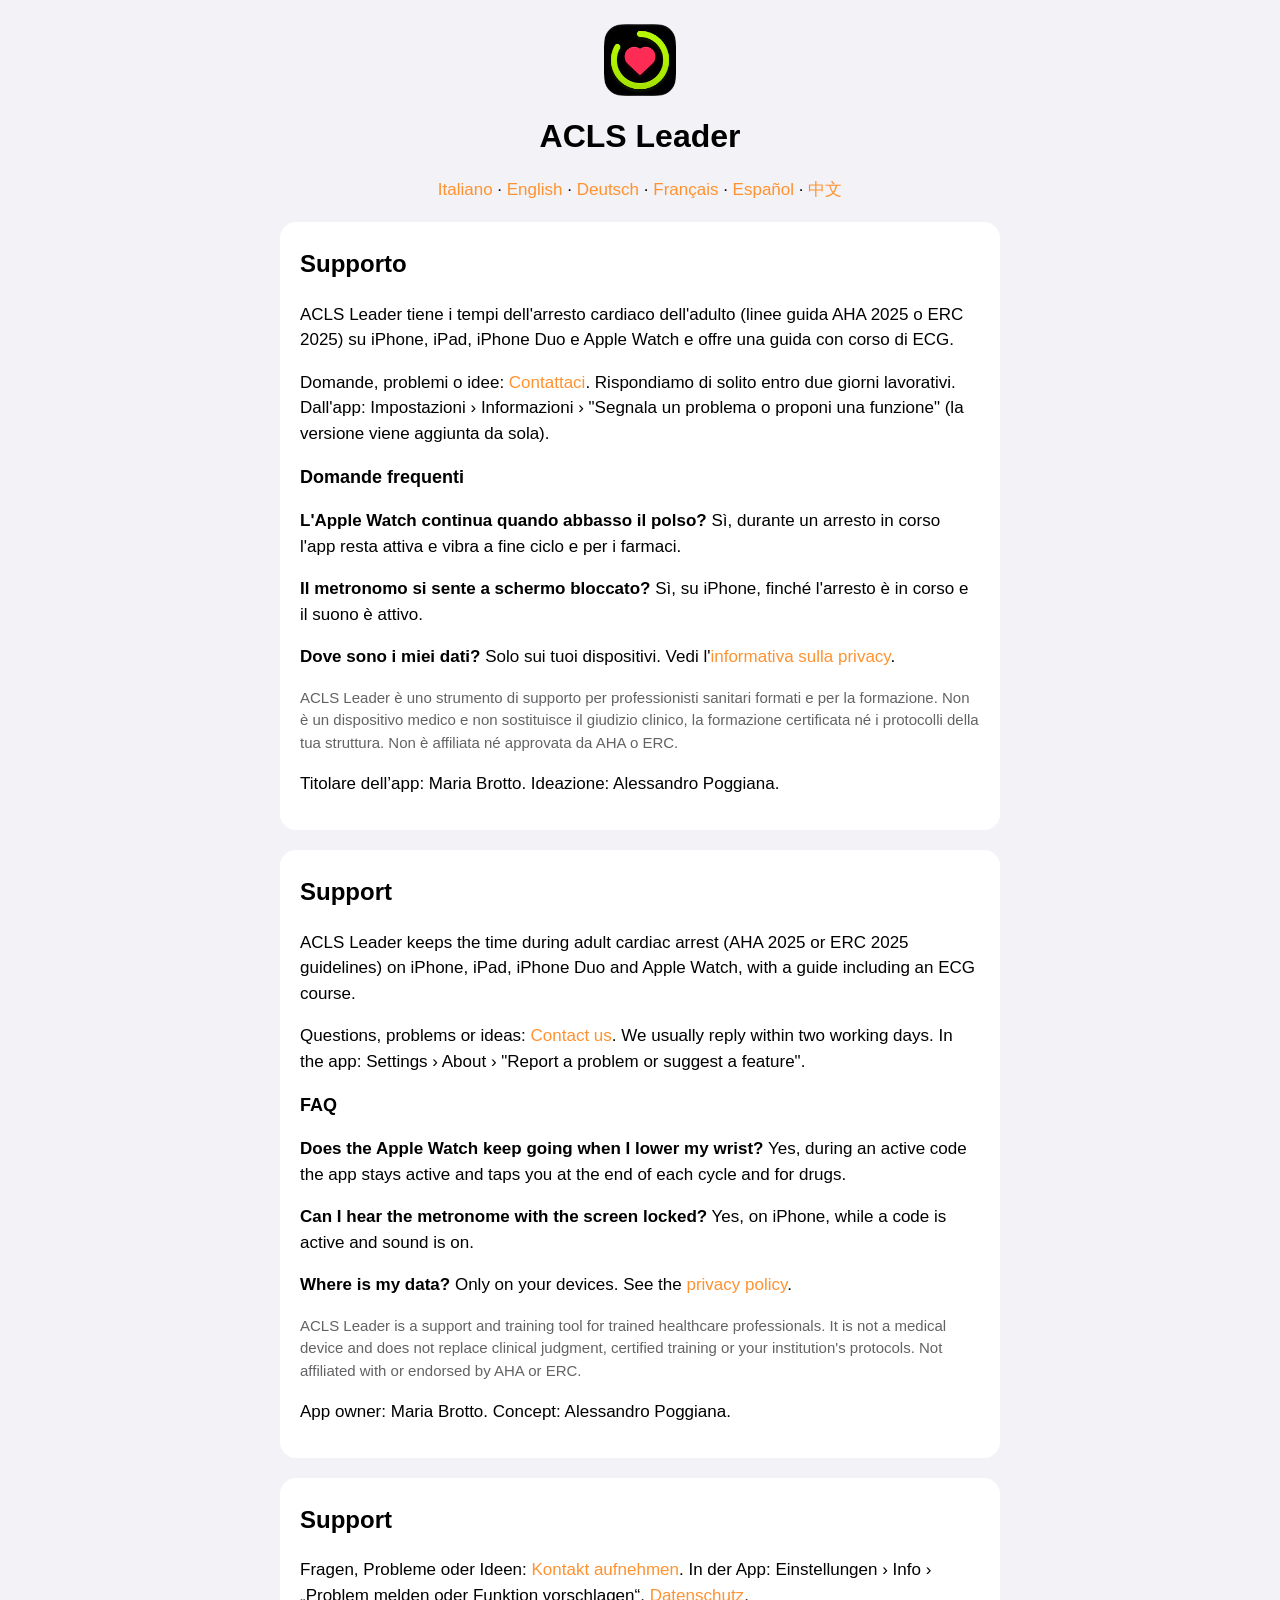
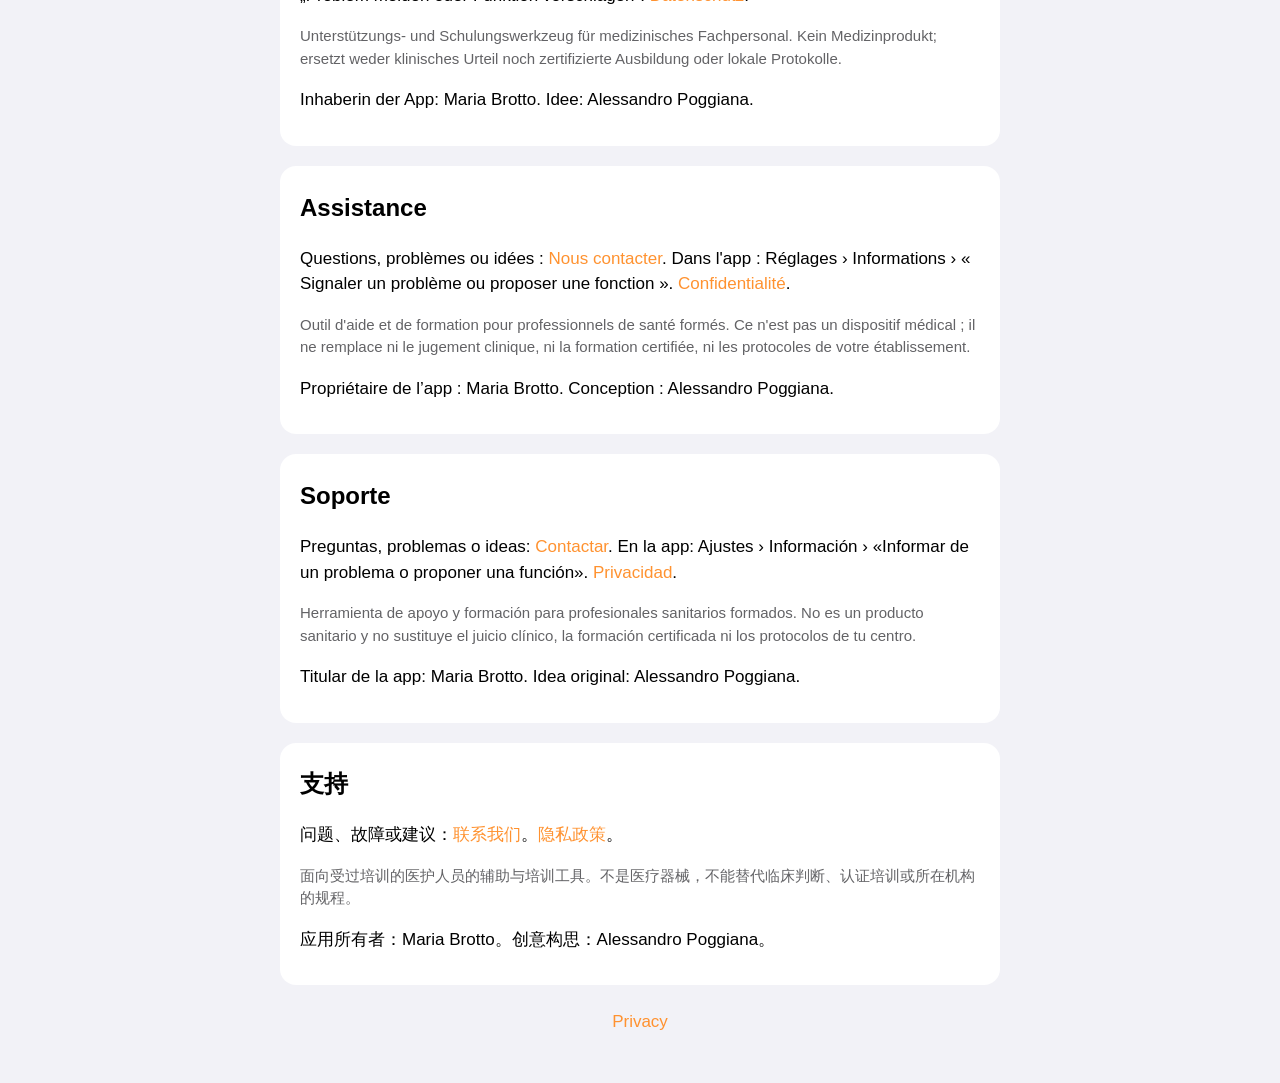
<file: index.html>
<!doctype html><html lang="it"><head><meta charset="utf-8"><meta name="viewport" content="width=device-width,initial-scale=1"><title>ACLS Leader</title><meta http-equiv="refresh" content="0; url=support.html"></head><body><a href="support.html">ACLS Leader – Supporto</a></body></html>
</file>
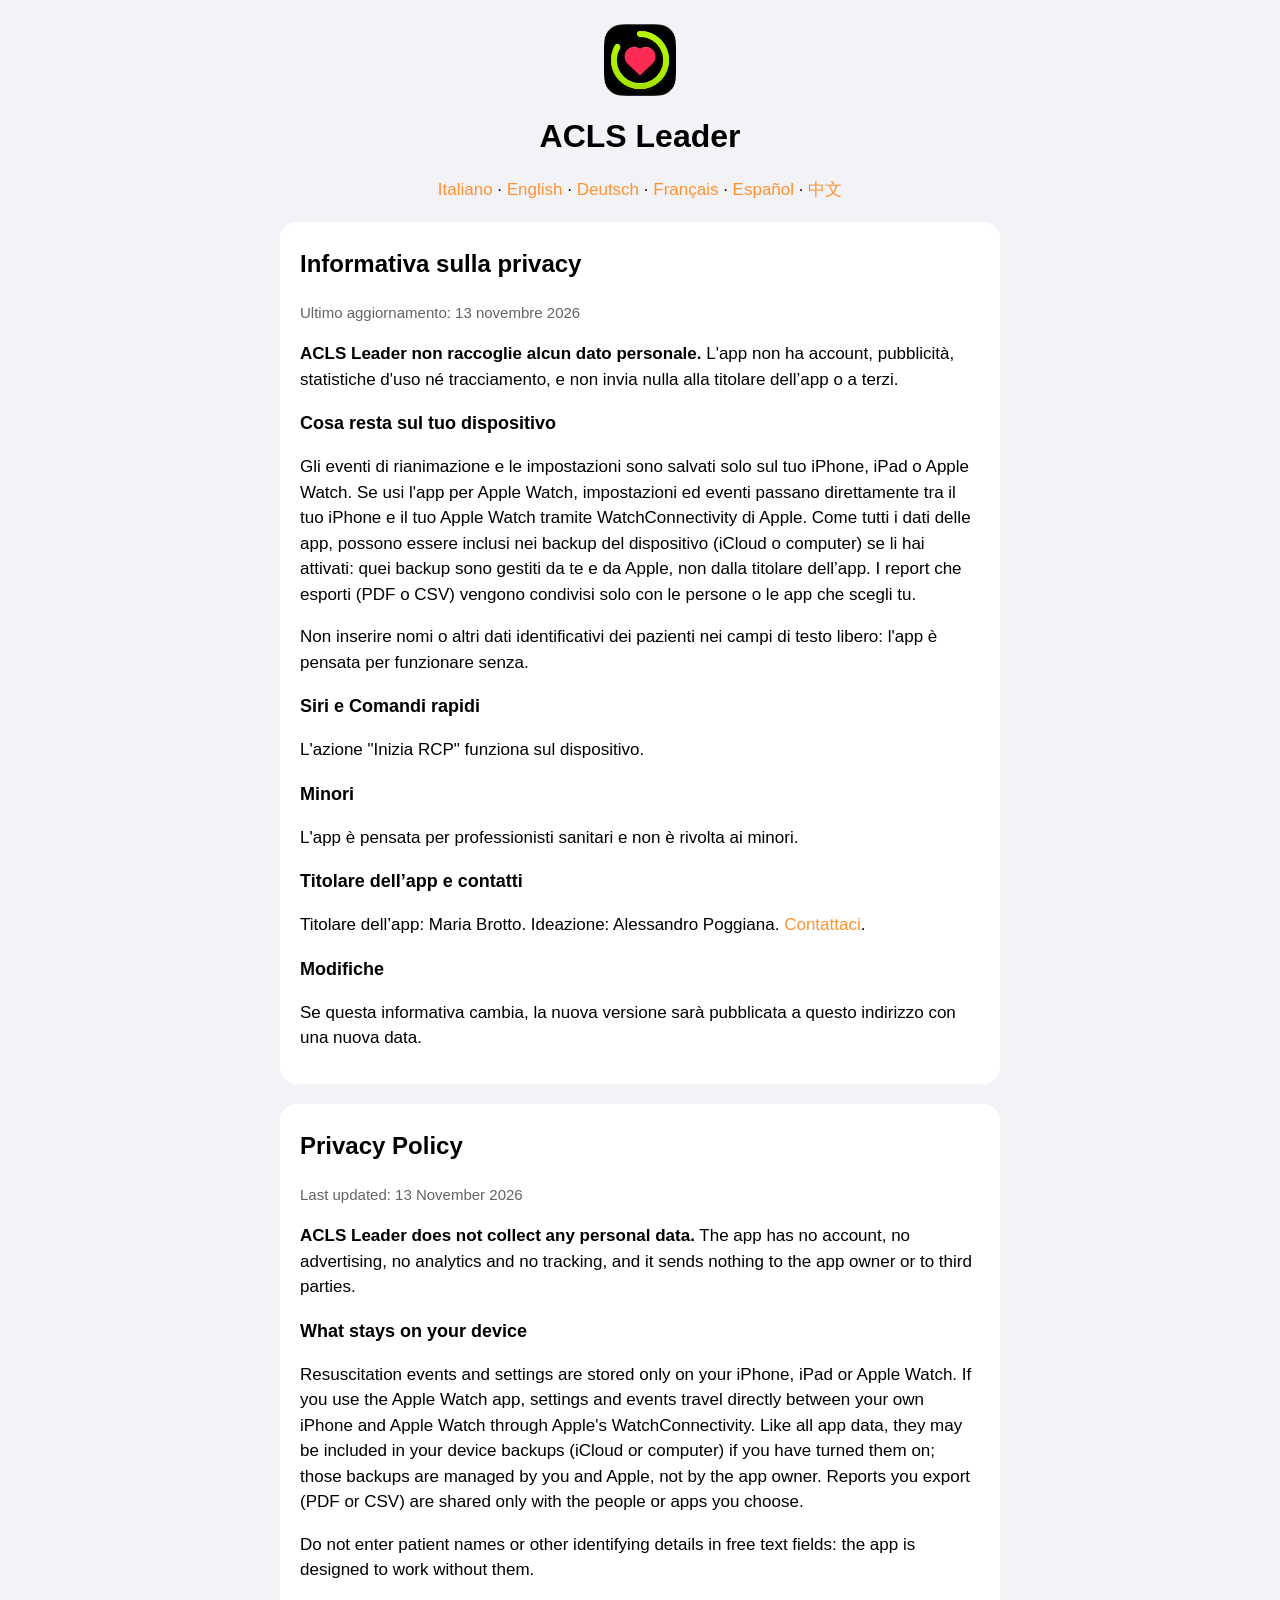
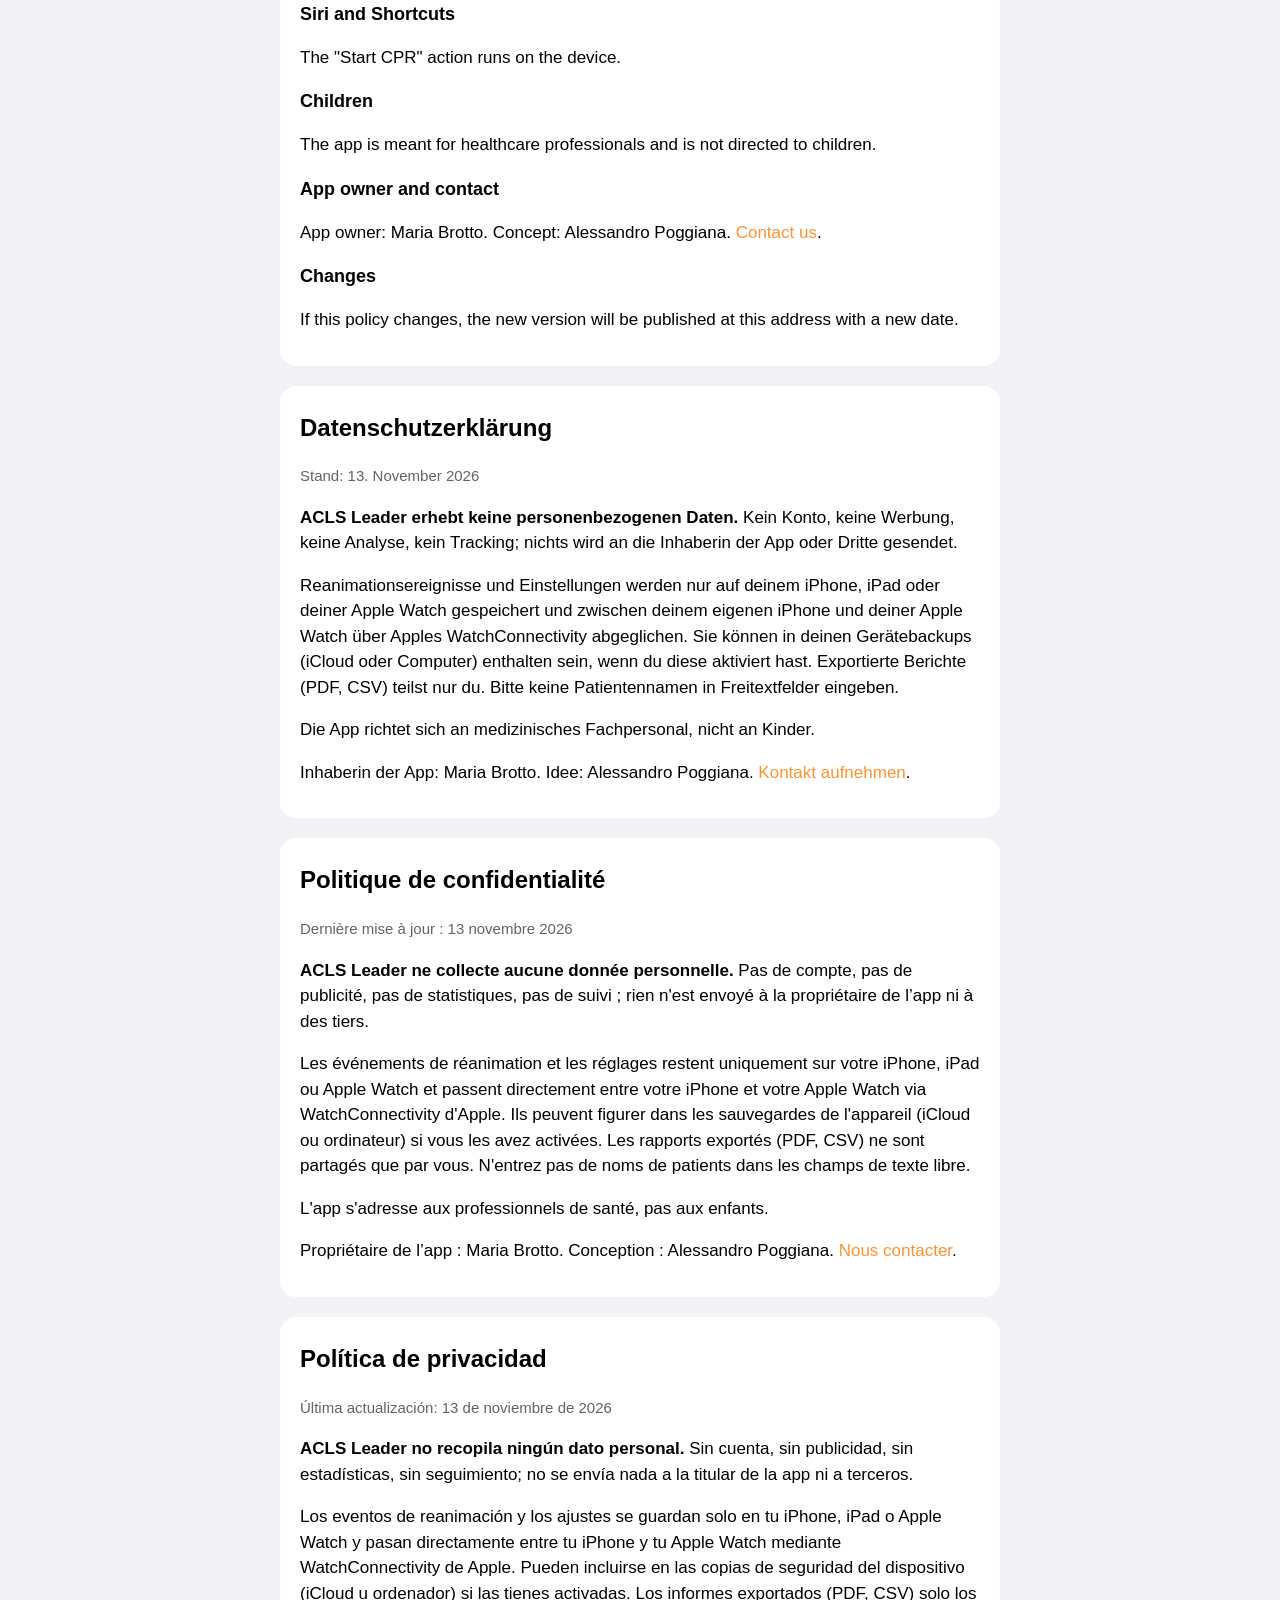
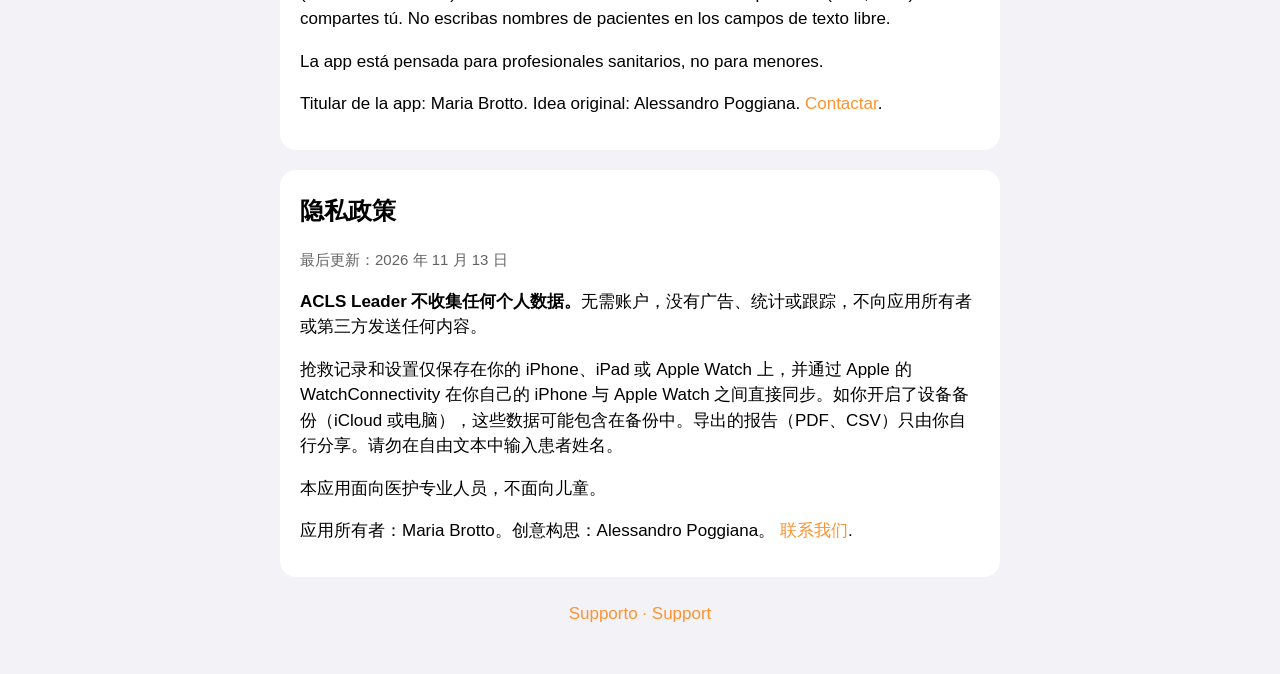
<file: privacy.html>
<!doctype html>
<html lang="it">
<head>
<meta charset="utf-8">
<meta name="viewport" content="width=device-width, initial-scale=1">
<title>ACLS Leader – Privacy</title>
<link rel="stylesheet" href="style.css">
</head>
<body>
<header>
  <img src="icon.png" alt="" width="72" height="72">
  <h1>ACLS Leader</h1>
  <p class="langs"><a href="#it">Italiano</a> · <a href="#en">English</a> · <a href="#de">Deutsch</a> · <a href="#fr">Français</a> · <a href="#es">Español</a> · <a href="#zh">中文</a></p>
</header>

<section id="it" lang="it">
<h2>Informativa sulla privacy</h2>
<p class="date">Ultimo aggiornamento: 13 novembre 2026</p>
<p><strong>ACLS Leader non raccoglie alcun dato personale.</strong> L'app non ha account, pubblicità, statistiche d'uso né tracciamento, e non invia nulla alla titolare dell’app o a terzi.</p>
<h3>Cosa resta sul tuo dispositivo</h3>
<p>Gli eventi di rianimazione e le impostazioni sono salvati solo sul tuo iPhone, iPad o Apple Watch. Se usi l'app per Apple Watch, impostazioni ed eventi passano direttamente tra il tuo iPhone e il tuo Apple Watch tramite WatchConnectivity di Apple. Come tutti i dati delle app, possono essere inclusi nei backup del dispositivo (iCloud o computer) se li hai attivati: quei backup sono gestiti da te e da Apple, non dalla titolare dell’app. I report che esporti (PDF o CSV) vengono condivisi solo con le persone o le app che scegli tu.</p>
<p>Non inserire nomi o altri dati identificativi dei pazienti nei campi di testo libero: l'app è pensata per funzionare senza.</p>
<h3>Siri e Comandi rapidi</h3>
<p>L'azione "Inizia RCP" funziona sul dispositivo.</p>
<h3>Minori</h3>
<p>L'app è pensata per professionisti sanitari e non è rivolta ai minori.</p>
<h3>Titolare dell’app e contatti</h3>
<p>Titolare dell’app: Maria Brotto. Ideazione: Alessandro Poggiana. <a href="mailto:gattoniegattini@gmail.com?subject=ACLS%20Leader">Contattaci</a>.</p>
<h3>Modifiche</h3>
<p>Se questa informativa cambia, la nuova versione sarà pubblicata a questo indirizzo con una nuova data.</p>
</section>

<section id="en" lang="en">
<h2>Privacy Policy</h2>
<p class="date">Last updated: 13 November 2026</p>
<p><strong>ACLS Leader does not collect any personal data.</strong> The app has no account, no advertising, no analytics and no tracking, and it sends nothing to the app owner or to third parties.</p>
<h3>What stays on your device</h3>
<p>Resuscitation events and settings are stored only on your iPhone, iPad or Apple Watch. If you use the Apple Watch app, settings and events travel directly between your own iPhone and Apple Watch through Apple's WatchConnectivity. Like all app data, they may be included in your device backups (iCloud or computer) if you have turned them on; those backups are managed by you and Apple, not by the app owner. Reports you export (PDF or CSV) are shared only with the people or apps you choose.</p>
<p>Do not enter patient names or other identifying details in free text fields: the app is designed to work without them.</p>
<h3>Siri and Shortcuts</h3>
<p>The "Start CPR" action runs on the device.</p>
<h3>Children</h3>
<p>The app is meant for healthcare professionals and is not directed to children.</p>
<h3>App owner and contact</h3>
<p>App owner: Maria Brotto. Concept: Alessandro Poggiana. <a href="mailto:gattoniegattini@gmail.com?subject=ACLS%20Leader">Contact us</a>.</p>
<h3>Changes</h3>
<p>If this policy changes, the new version will be published at this address with a new date.</p>
</section>

<section id="de" lang="de">
<h2>Datenschutzerklärung</h2>
<p class="date">Stand: 13. November 2026</p>
<p><strong>ACLS Leader erhebt keine personenbezogenen Daten.</strong> Kein Konto, keine Werbung, keine Analyse, kein Tracking; nichts wird an die Inhaberin der App oder Dritte gesendet.</p>
<p>Reanimationsereignisse und Einstellungen werden nur auf deinem iPhone, iPad oder deiner Apple Watch gespeichert und zwischen deinem eigenen iPhone und deiner Apple Watch über Apples WatchConnectivity abgeglichen. Sie können in deinen Gerätebackups (iCloud oder Computer) enthalten sein, wenn du diese aktiviert hast. Exportierte Berichte (PDF, CSV) teilst nur du. Bitte keine Patientennamen in Freitextfelder eingeben.</p>
<p>Die App richtet sich an medizinisches Fachpersonal, nicht an Kinder.</p>
<p>Inhaberin der App: Maria Brotto. Idee: Alessandro Poggiana. <a href="mailto:gattoniegattini@gmail.com?subject=ACLS%20Leader">Kontakt aufnehmen</a>.</p>
</section>

<section id="fr" lang="fr">
<h2>Politique de confidentialité</h2>
<p class="date">Dernière mise à jour : 13 novembre 2026</p>
<p><strong>ACLS Leader ne collecte aucune donnée personnelle.</strong> Pas de compte, pas de publicité, pas de statistiques, pas de suivi ; rien n'est envoyé à la propriétaire de l’app ni à des tiers.</p>
<p>Les événements de réanimation et les réglages restent uniquement sur votre iPhone, iPad ou Apple Watch et passent directement entre votre iPhone et votre Apple Watch via WatchConnectivity d'Apple. Ils peuvent figurer dans les sauvegardes de l'appareil (iCloud ou ordinateur) si vous les avez activées. Les rapports exportés (PDF, CSV) ne sont partagés que par vous. N'entrez pas de noms de patients dans les champs de texte libre.</p>
<p>L'app s'adresse aux professionnels de santé, pas aux enfants.</p>
<p>Propriétaire de l’app : Maria Brotto. Conception : Alessandro Poggiana. <a href="mailto:gattoniegattini@gmail.com?subject=ACLS%20Leader">Nous contacter</a>.</p>
</section>

<section id="es" lang="es">
<h2>Política de privacidad</h2>
<p class="date">Última actualización: 13 de noviembre de 2026</p>
<p><strong>ACLS Leader no recopila ningún dato personal.</strong> Sin cuenta, sin publicidad, sin estadísticas, sin seguimiento; no se envía nada a la titular de la app ni a terceros.</p>
<p>Los eventos de reanimación y los ajustes se guardan solo en tu iPhone, iPad o Apple Watch y pasan directamente entre tu iPhone y tu Apple Watch mediante WatchConnectivity de Apple. Pueden incluirse en las copias de seguridad del dispositivo (iCloud u ordenador) si las tienes activadas. Los informes exportados (PDF, CSV) solo los compartes tú. No escribas nombres de pacientes en los campos de texto libre.</p>
<p>La app está pensada para profesionales sanitarios, no para menores.</p>
<p>Titular de la app: Maria Brotto. Idea original: Alessandro Poggiana. <a href="mailto:gattoniegattini@gmail.com?subject=ACLS%20Leader">Contactar</a>.</p>
</section>

<section id="zh" lang="zh-Hans">
<h2>隐私政策</h2>
<p class="date">最后更新：2026 年 11 月 13 日</p>
<p><strong>ACLS Leader 不收集任何个人数据。</strong>无需账户，没有广告、统计或跟踪，不向应用所有者或第三方发送任何内容。</p>
<p>抢救记录和设置仅保存在你的 iPhone、iPad 或 Apple Watch 上，并通过 Apple 的 WatchConnectivity 在你自己的 iPhone 与 Apple Watch 之间直接同步。如你开启了设备备份（iCloud 或电脑），这些数据可能包含在备份中。导出的报告（PDF、CSV）只由你自行分享。请勿在自由文本中输入患者姓名。</p>
<p>本应用面向医护专业人员，不面向儿童。</p>
<p>应用所有者：Maria Brotto。创意构思：Alessandro Poggiana。 <a href="mailto:gattoniegattini@gmail.com?subject=ACLS%20Leader">联系我们</a>.</p>
</section>

<footer><a href="support.html">Supporto · Support</a></footer>
</body>
</html>
</file>
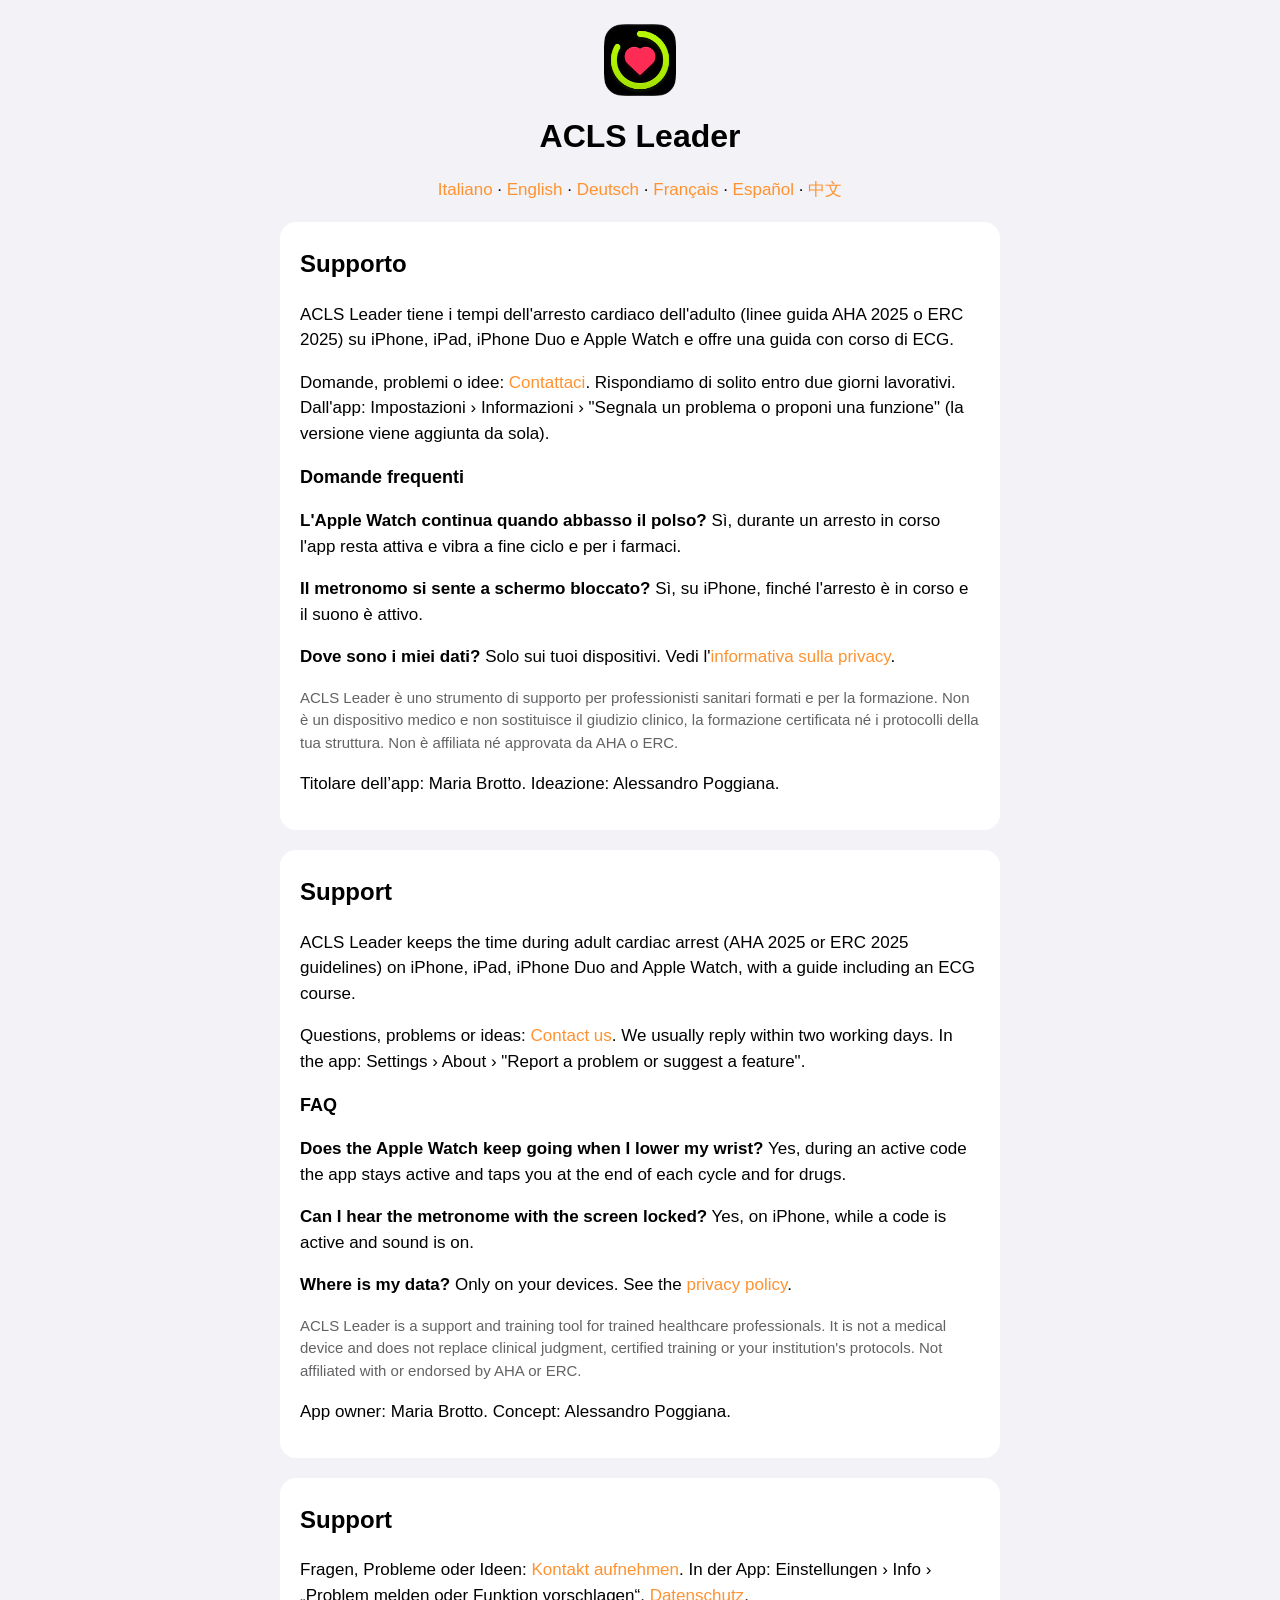
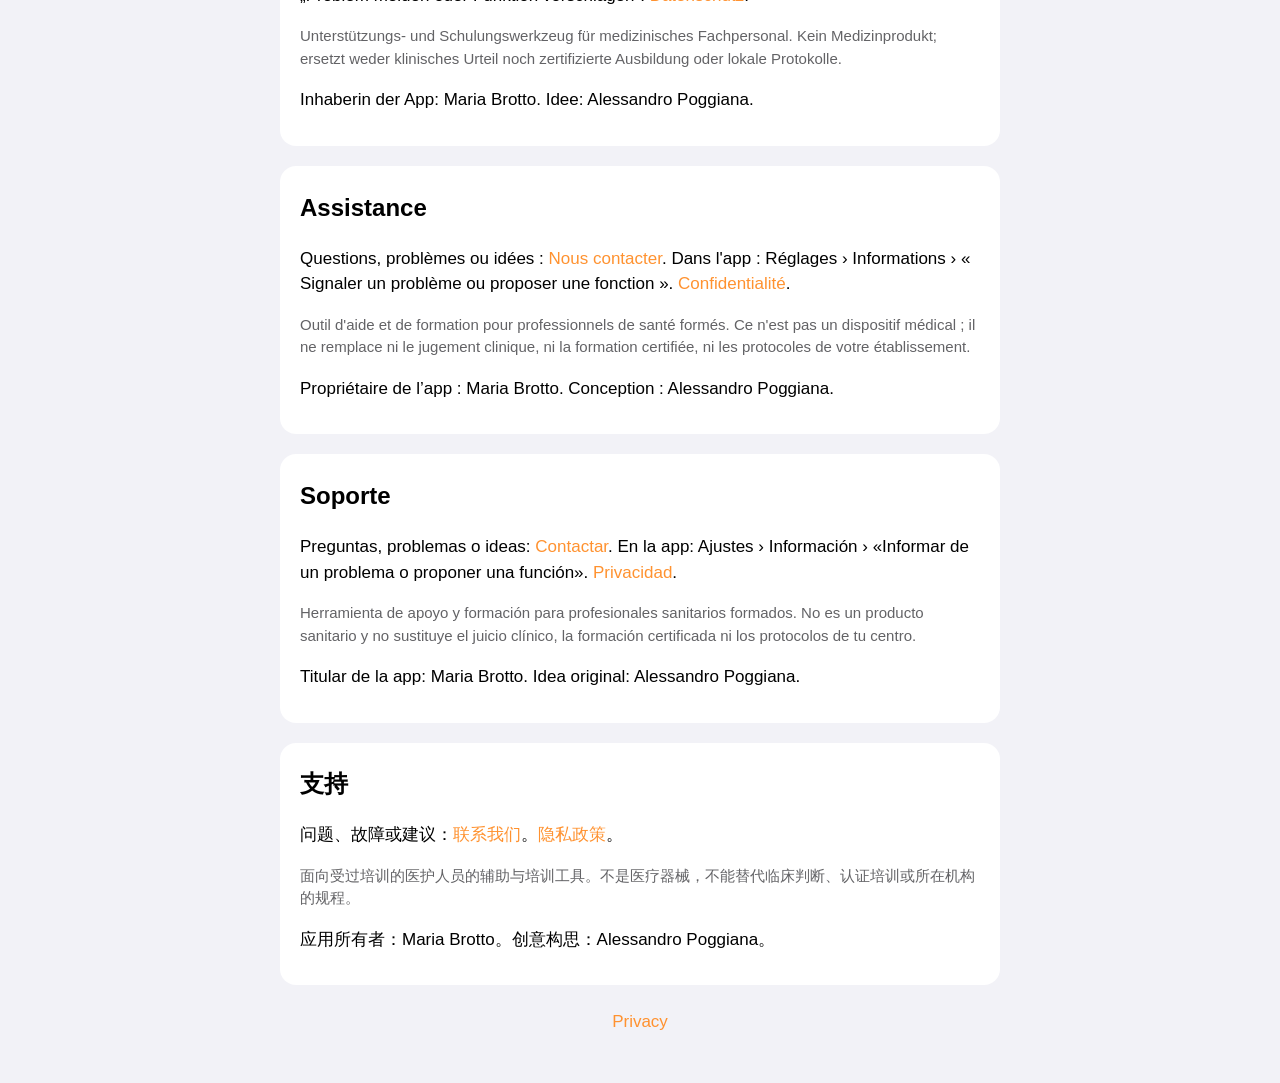
<file: support.html>
<!doctype html>
<html lang="it">
<head>
<meta charset="utf-8">
<meta name="viewport" content="width=device-width, initial-scale=1">
<title>ACLS Leader – Supporto</title>
<link rel="stylesheet" href="style.css">
</head>
<body>
<header>
  <img src="icon.png" alt="" width="72" height="72">
  <h1>ACLS Leader</h1>
  <p class="langs"><a href="#it">Italiano</a> · <a href="#en">English</a> · <a href="#de">Deutsch</a> · <a href="#fr">Français</a> · <a href="#es">Español</a> · <a href="#zh">中文</a></p>
</header>

<section id="it" lang="it">
<h2>Supporto</h2>
<p>ACLS Leader tiene i tempi dell'arresto cardiaco dell'adulto (linee guida AHA 2025 o ERC 2025) su iPhone, iPad, iPhone Duo e Apple Watch e offre una guida con corso di ECG.</p>
<p>Domande, problemi o idee: <a href="mailto:gattoniegattini@gmail.com?subject=ACLS%20Leader">Contattaci</a>. Rispondiamo di solito entro due giorni lavorativi. Dall'app: Impostazioni › Informazioni › "Segnala un problema o proponi una funzione" (la versione viene aggiunta da sola).</p>
<h3>Domande frequenti</h3>
<p><strong>L'Apple Watch continua quando abbasso il polso?</strong> Sì, durante un arresto in corso l'app resta attiva e vibra a fine ciclo e per i farmaci.</p>
<p><strong>Il metronomo si sente a schermo bloccato?</strong> Sì, su iPhone, finché l'arresto è in corso e il suono è attivo.</p>
<p><strong>Dove sono i miei dati?</strong> Solo sui tuoi dispositivi. Vedi l'<a href="privacy.html#it">informativa sulla privacy</a>.</p>
<p class="note">ACLS Leader è uno strumento di supporto per professionisti sanitari formati e per la formazione. Non è un dispositivo medico e non sostituisce il giudizio clinico, la formazione certificata né i protocolli della tua struttura. Non è affiliata né approvata da AHA o ERC.</p>
<p>Titolare dell’app: Maria Brotto. Ideazione: Alessandro Poggiana.</p>
</section>

<section id="en" lang="en">
<h2>Support</h2>
<p>ACLS Leader keeps the time during adult cardiac arrest (AHA 2025 or ERC 2025 guidelines) on iPhone, iPad, iPhone Duo and Apple Watch, with a guide including an ECG course.</p>
<p>Questions, problems or ideas: <a href="mailto:gattoniegattini@gmail.com?subject=ACLS%20Leader">Contact us</a>. We usually reply within two working days. In the app: Settings › About › "Report a problem or suggest a feature".</p>
<h3>FAQ</h3>
<p><strong>Does the Apple Watch keep going when I lower my wrist?</strong> Yes, during an active code the app stays active and taps you at the end of each cycle and for drugs.</p>
<p><strong>Can I hear the metronome with the screen locked?</strong> Yes, on iPhone, while a code is active and sound is on.</p>
<p><strong>Where is my data?</strong> Only on your devices. See the <a href="privacy.html#en">privacy policy</a>.</p>
<p class="note">ACLS Leader is a support and training tool for trained healthcare professionals. It is not a medical device and does not replace clinical judgment, certified training or your institution's protocols. Not affiliated with or endorsed by AHA or ERC.</p>
<p>App owner: Maria Brotto. Concept: Alessandro Poggiana.</p>
</section>

<section id="de" lang="de">
<h2>Support</h2>
<p>Fragen, Probleme oder Ideen: <a href="mailto:gattoniegattini@gmail.com?subject=ACLS%20Leader">Kontakt aufnehmen</a>. In der App: Einstellungen › Info › „Problem melden oder Funktion vorschlagen“. <a href="privacy.html#de">Datenschutz</a>.</p>
<p class="note">Unterstützungs- und Schulungswerkzeug für medizinisches Fachpersonal. Kein Medizinprodukt; ersetzt weder klinisches Urteil noch zertifizierte Ausbildung oder lokale Protokolle.</p>
<p>Inhaberin der App: Maria Brotto. Idee: Alessandro Poggiana.</p>
</section>

<section id="fr" lang="fr">
<h2>Assistance</h2>
<p>Questions, problèmes ou idées : <a href="mailto:gattoniegattini@gmail.com?subject=ACLS%20Leader">Nous contacter</a>. Dans l'app : Réglages › Informations › « Signaler un problème ou proposer une fonction ». <a href="privacy.html#fr">Confidentialité</a>.</p>
<p class="note">Outil d'aide et de formation pour professionnels de santé formés. Ce n'est pas un dispositif médical ; il ne remplace ni le jugement clinique, ni la formation certifiée, ni les protocoles de votre établissement.</p>
<p>Propriétaire de l’app : Maria Brotto. Conception : Alessandro Poggiana.</p>
</section>

<section id="es" lang="es">
<h2>Soporte</h2>
<p>Preguntas, problemas o ideas: <a href="mailto:gattoniegattini@gmail.com?subject=ACLS%20Leader">Contactar</a>. En la app: Ajustes › Información › «Informar de un problema o proponer una función». <a href="privacy.html#es">Privacidad</a>.</p>
<p class="note">Herramienta de apoyo y formación para profesionales sanitarios formados. No es un producto sanitario y no sustituye el juicio clínico, la formación certificada ni los protocolos de tu centro.</p>
<p>Titular de la app: Maria Brotto. Idea original: Alessandro Poggiana.</p>
</section>

<section id="zh" lang="zh-Hans">
<h2>支持</h2>
<p>问题、故障或建议：<a href="mailto:gattoniegattini@gmail.com?subject=ACLS%20Leader">联系我们</a>。<a href="privacy.html#zh">隐私政策</a>。</p>
<p class="note">面向受过培训的医护人员的辅助与培训工具。不是医疗器械，不能替代临床判断、认证培训或所在机构的规程。</p>
<p>应用所有者：Maria Brotto。创意构思：Alessandro Poggiana。</p>
</section>

<footer><a href="privacy.html">Privacy</a></footer>
</body>
</html>
</file>
<file: style.css>
:root { color-scheme: light dark; --bg: #f2f2f7; --card: #fff; --ink: #000; --grey: #636366; --accent: #ff9230; }
@media (prefers-color-scheme: dark) { :root { --bg: #000; --card: #1c1c1e; --ink: #fff; --grey: #98989f; } }
body { margin: 0; padding: 24px 16px 48px; background: var(--bg); color: var(--ink);
       font: 17px/1.5 -apple-system, BlinkMacSystemFont, "Helvetica Neue", sans-serif; }
header, section, footer { max-width: 680px; margin: 0 auto; }
header { text-align: center; }
header img { border-radius: 16px; }
h1 { margin: 8px 0 4px; font-size: 32px; }
.langs a, footer a, section a { color: var(--accent); text-decoration: none; }
section { background: var(--card); border-radius: 16px; padding: 4px 20px 16px; margin-top: 20px; }
h2 { font-size: 24px; } h3 { font-size: 18px; margin-bottom: 4px; }
.date, .note { color: var(--grey); font-size: 15px; }
footer { text-align: center; margin-top: 24px; }
</file>
